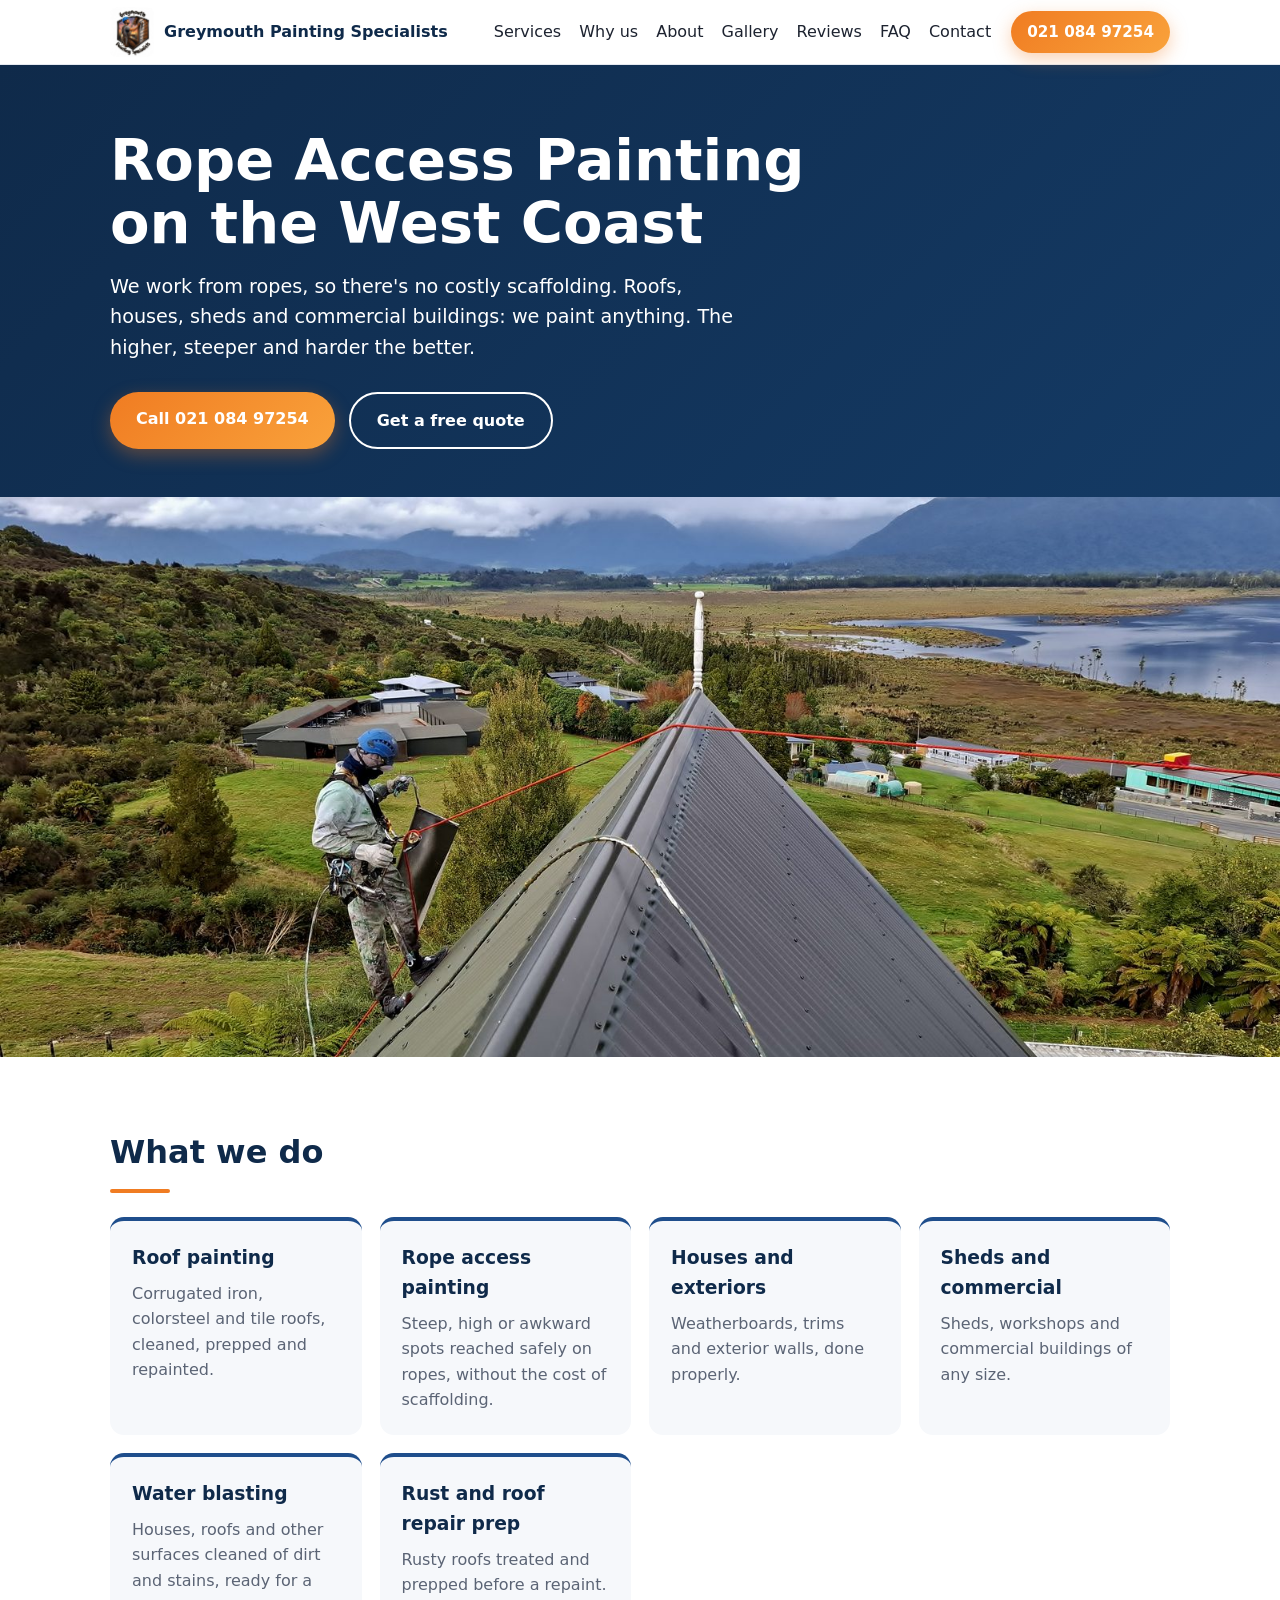
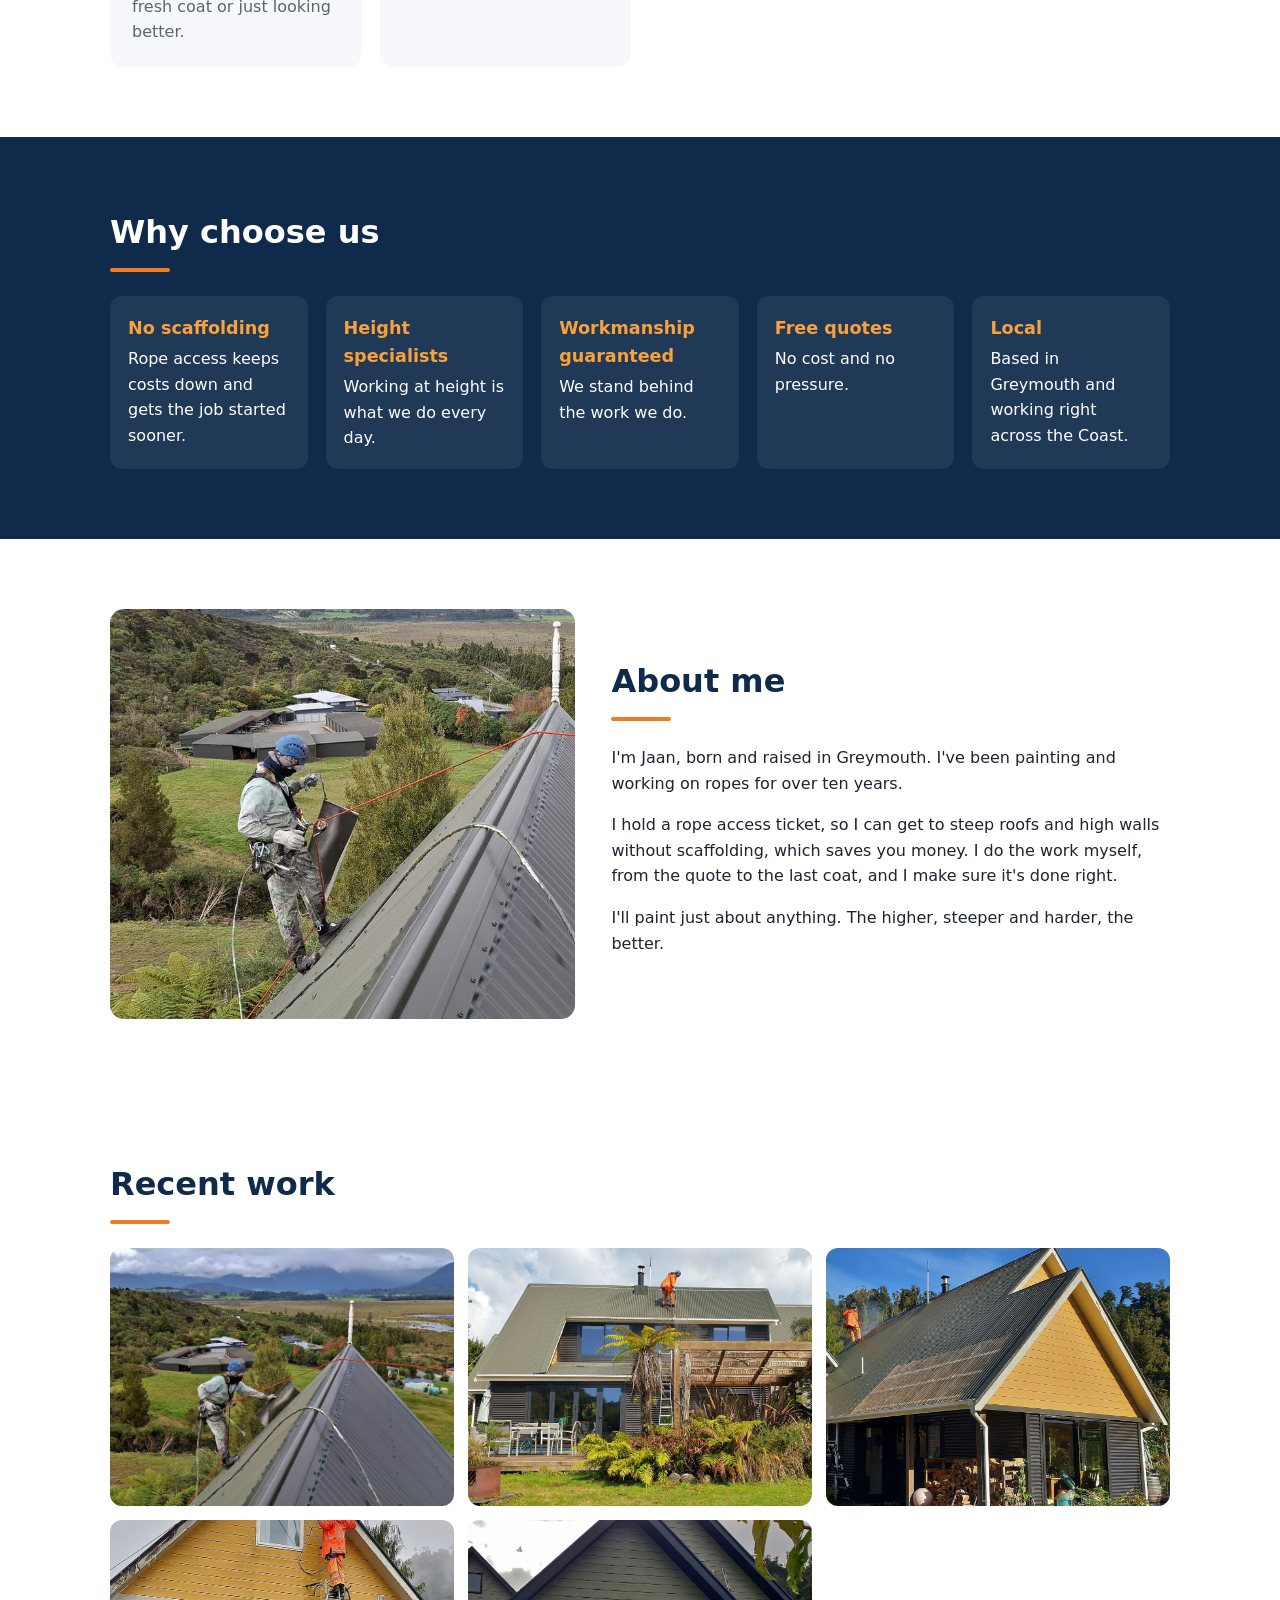
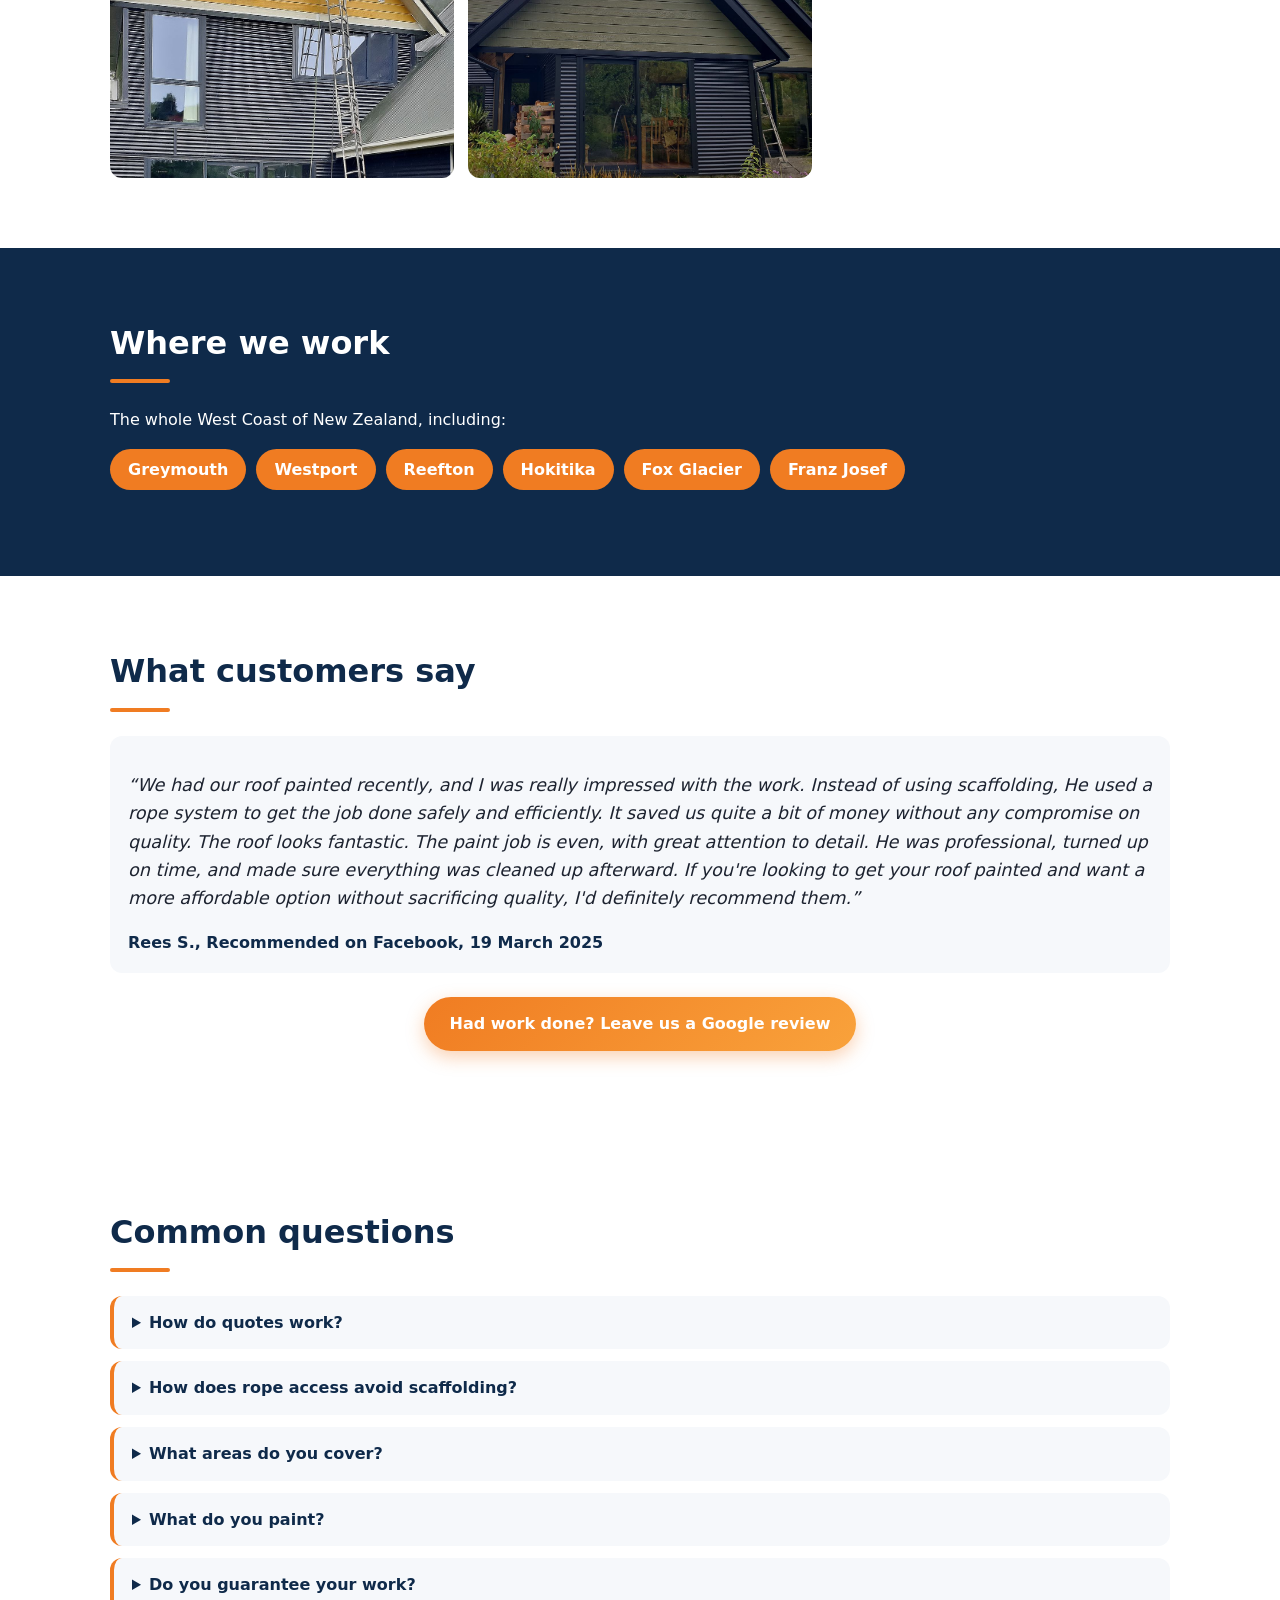
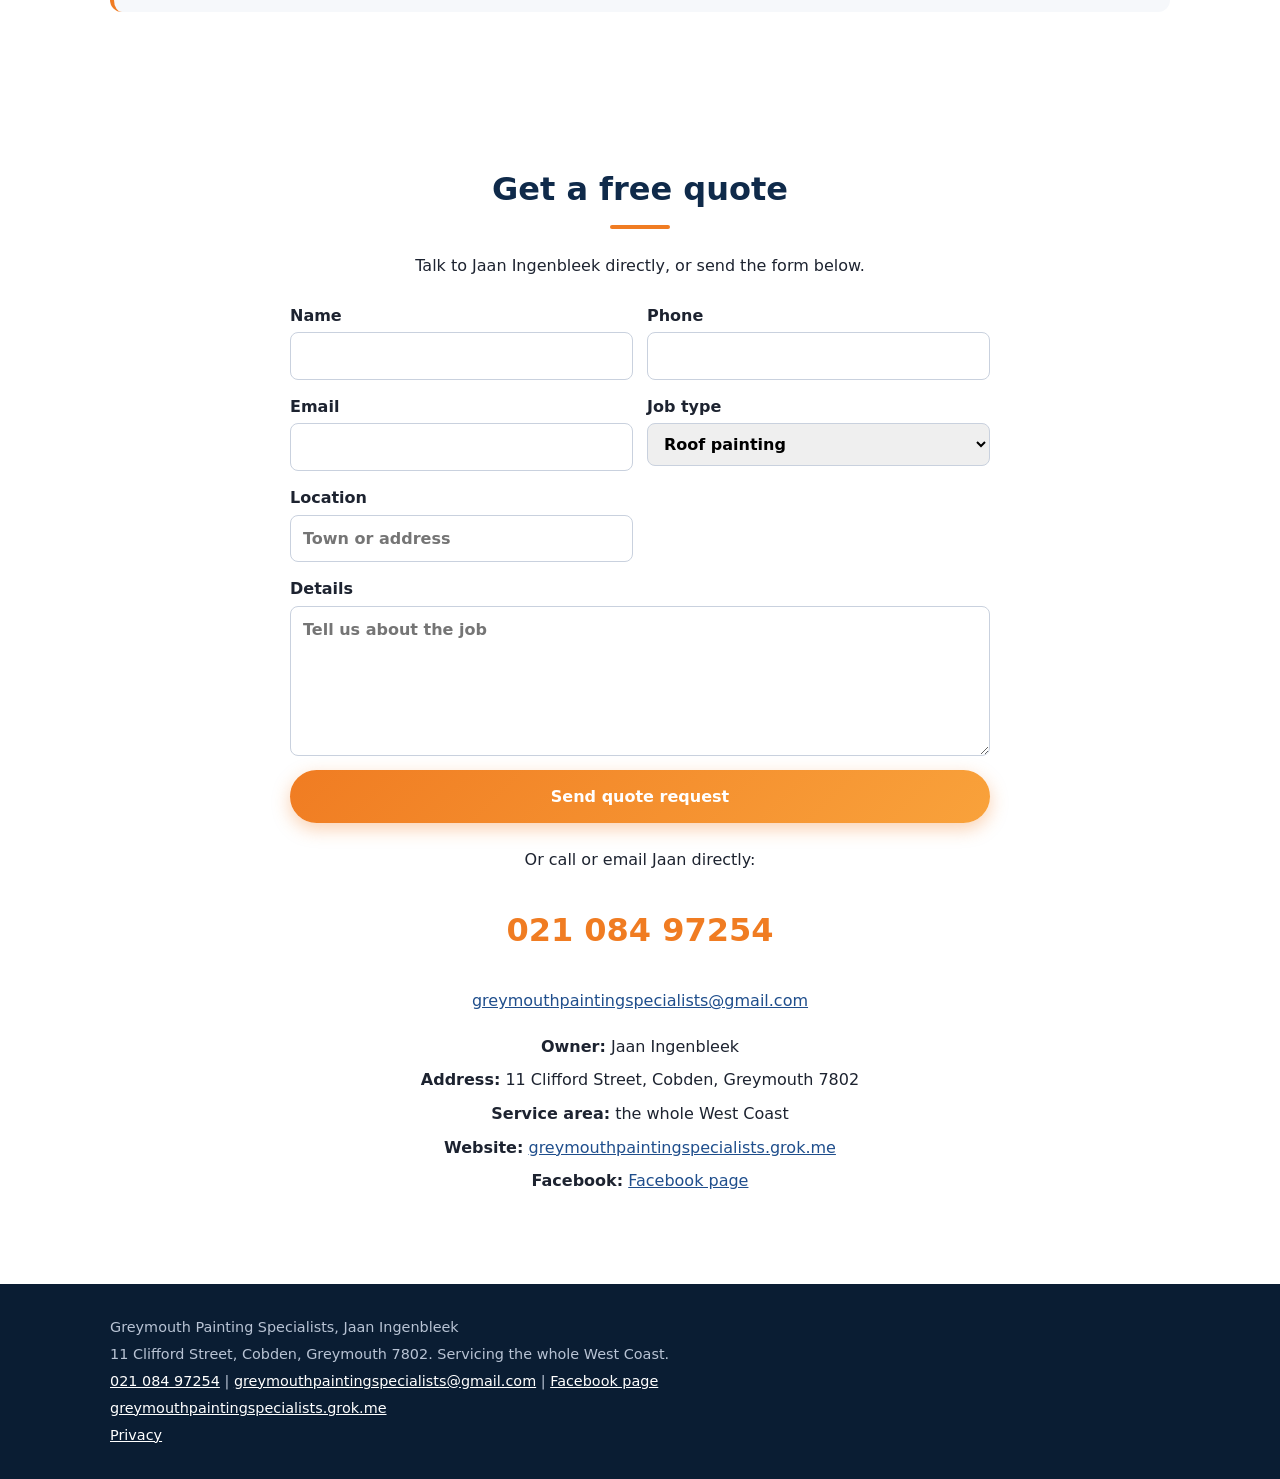
<file: index.html>
<!DOCTYPE html>
<html lang="en-NZ">
<head>
<meta charset="utf-8">
<meta name="viewport" content="width=device-width, initial-scale=1">
<title>Greymouth Painting Specialists | Rope Access Painting, West Coast NZ</title>
<meta name="description" content="Height specialists in rope access painting on the West Coast. Roofs, houses, sheds and commercial buildings with no costly scaffolding. Free quotes. Call 021 084 97254.">
<link rel="canonical" href="https://greymouthpaintingspecialists.grok.me/">
<meta property="og:type" content="website">
<meta property="og:title" content="Greymouth Painting Specialists | Rope Access Painting">
<meta property="og:description" content="Rope access painting across the West Coast. No costly scaffolding. Free quotes.">
<meta property="og:url" content="https://greymouthpaintingspecialists.grok.me/">
<meta property="og:image" content="https://greymouthpaintingspecialists.grok.me/images/og-image.jpg">
<meta property="og:locale" content="en_NZ">
<link rel="icon" type="image/png" sizes="64x64" href="favicon.png">
<link rel="apple-touch-icon" sizes="180x180" href="apple-touch-icon.png">
<link rel="stylesheet" href="styles.css">
<script type="application/ld+json">
{"@context": "https://schema.org", "@type": "FAQPage", "mainEntity": [{"@type": "Question", "name": "How do quotes work?", "acceptedAnswer": {"@type": "Answer", "text": "Quotes are free. Tell us what the job is and where it is, using the form below, a phone call or an email, and Jaan will get back to you."}}, {"@type": "Question", "name": "How does rope access avoid scaffolding?", "acceptedAnswer": {"@type": "Answer", "text": "Jaan works at height from ropes, so there's no need to hire and put up scaffolding for roofs and high walls. That saves you the cost of scaffolding."}}, {"@type": "Question", "name": "What areas do you cover?", "acceptedAnswer": {"@type": "Answer", "text": "Greymouth, Westport, Reefton, Hokitika, Fox Glacier, Franz Josef and across the West Coast."}}, {"@type": "Question", "name": "What do you paint?", "acceptedAnswer": {"@type": "Answer", "text": "Roofs, houses, sheds and commercial buildings. We paint anything."}}, {"@type": "Question", "name": "Do you guarantee your work?", "acceptedAnswer": {"@type": "Answer", "text": "Our workmanship is guaranteed. On old, rusty roofs that have had problems before, like peeling, we can't guarantee how the paint will perform."}}]}
</script>
<script type="application/ld+json">
{"@context": "https://schema.org", "@type": "HousePainter", "name": "Greymouth Painting Specialists", "founder": {"@type": "Person", "name": "Jaan Ingenbleek"}, "telephone": "+64 21 084 97254", "email": "greymouthpaintingspecialists@gmail.com", "url": "https://greymouthpaintingspecialists.grok.me/", "image": "https://greymouthpaintingspecialists.grok.me/images/og-image.jpg", "address": {"@type": "PostalAddress", "streetAddress": "11 Clifford Street", "addressLocality": "Cobden, Greymouth", "postalCode": "7802", "addressRegion": "West Coast", "addressCountry": "NZ"}, "areaServed": [{"@type": "AdministrativeArea", "name": "West Coast, New Zealand"}, "Greymouth", "Westport", "Reefton", "Hokitika", "Fox Glacier", "Franz Josef"], "sameAs": ["https://www.facebook.com/profile.php?id=61572702916833", "https://www.google.com/maps/place/Greymouth+Painting+Specialists/data=!4m2!3m1!1s0x0:0xea58eb14fe34c97b"], "review": {"@type": "Review", "author": {"@type": "Person", "name": "Rees S."}, "datePublished": "2025-03-19", "reviewBody": "We had our roof painted recently, and I was really impressed with the work. Instead of using scaffolding, He used a rope system to get the job done safely and efficiently. It saved us quite a bit of money without any compromise on quality. The roof looks fantastic. The paint job is even, with great attention to detail. He was professional, turned up on time, and made sure everything was cleaned up afterward. If you're looking to get your roof painted and want a more affordable option without sacrificing quality, I'd definitely recommend them."}}
</script>
</head>
<body>
<header class="top">
  <div class="wrap bar">
    <a href="#" class="brand"><img src="images/logo.jpg" alt="Greymouth Painting Specialists logo" width="44" height="50"><span>Greymouth Painting Specialists</span></a>
    <nav><a href="#services">Services</a><a href="#why">Why us</a><a href="#about">About</a><a href="#gallery">Gallery</a><a href="#reviews">Reviews</a><a href="#faq">FAQ</a><a href="#contact">Contact</a></nav>
    <a class="btn btn-sm" href="tel:02108497254">021 084 97254</a>
  </div>
</header>

<main>
<section class="hero">
  <div class="wrap hero-in">
    <h1>Rope Access Painting on the West Coast</h1>
    <p class="lead">We work from ropes, so there's no costly scaffolding. Roofs, houses, sheds and commercial buildings: we paint anything. The higher, steeper and harder the better.</p>
    <div class="ctas">
      <a class="btn" href="tel:02108497254">Call 021 084 97254</a>
      <a class="btn btn-ghost" href="mailto:greymouthpaintingspecialists@gmail.com?subject=Free%20quote%20request&amp;body=Hi%20Jaan%2C%0A%0AJob%20type%3A%20%0ALocation%3A%20%0ABest%20contact%20number%3A%20">Get a free quote</a>
    </div>
  </div>
  <img class="hero-photo" src="images/rope-access-hero.jpg" width="1600" height="739" alt="Painter on rope access with a red working line and white safety line, painting a steep iron roof above a West Coast lagoon">
</section>

<section id="services" class="wrap sec">
  <h2>What we do</h2>
  <div class="grid">
    <article class="card"><h3>Roof painting</h3><p>Corrugated iron, colorsteel and tile roofs, cleaned, prepped and repainted.</p></article>
    <article class="card"><h3>Rope access painting</h3><p>Steep, high or awkward spots reached safely on ropes, without the cost of scaffolding.</p></article>
    <article class="card"><h3>Houses and exteriors</h3><p>Weatherboards, trims and exterior walls, done properly.</p></article>
    <article class="card"><h3>Sheds and commercial</h3><p>Sheds, workshops and commercial buildings of any size.</p></article>
    <article class="card"><h3>Water blasting</h3><p>Houses, roofs and other surfaces cleaned of dirt and stains, ready for a fresh coat or just looking better.</p></article>
    <article class="card"><h3>Rust and roof repair prep</h3><p>Rusty roofs treated and prepped before a repaint.</p></article>
  </div>
</section>

<section id="why" class="band">
  <div class="wrap sec">
    <h2>Why choose us</h2>
    <ul class="why">
      <li><strong>No scaffolding</strong>Rope access keeps costs down and gets the job started sooner.</li>
      <li><strong>Height specialists</strong>Working at height is what we do every day.</li>
      <li><strong>Workmanship guaranteed</strong>We stand behind the work we do.</li>
      <li><strong>Free quotes</strong>No cost and no pressure.</li>
      <li><strong>Local</strong>Based in Greymouth and working right across the Coast.</li>
    </ul>
  </div>
</section>

<section id="about" class="wrap sec about">
  <img src="images/about-jaan.jpg" width="720" height="634" alt="Jaan on rope access, painting a steep iron roof" loading="lazy">
  <div>
    <h2>About me</h2>
    <p>I'm Jaan, born and raised in Greymouth. I've been painting and working on ropes for over ten years.</p>
    <p>I hold a rope access ticket, so I can get to steep roofs and high walls without scaffolding, which saves you money. I do the work myself, from the quote to the last coat, and I make sure it's done right.</p>
    <p>I'll paint just about anything. The higher, steeper and harder, the better.</p>
  </div>
</section>

<section id="gallery" class="wrap sec">
  <h2>Recent work</h2>
  <div class="gallery">
    <img src="images/rope-access-two-lines.jpg" alt="Painter on rope access with a red working line and white safety line, painting a steep iron roof above a West Coast lagoon" width="1200" height="554" loading="lazy">
    <img src="images/roof-painting-house.jpg" alt="Painter in hi-vis on the roof of a two storey house, painting the corrugated iron roof" width="1200" height="788" loading="lazy">
    <img src="images/roof-painting-gable.jpg" alt="Spray painting a corrugated iron roof between two yellow gables" width="1200" height="964" loading="lazy">
    <img src="images/gable-painting-ladder.jpg" alt="Painter on a ladder painting the yellow weatherboard gable of a house" width="900" height="1147" loading="lazy">
    <img src="images/finished-exterior.jpg" alt="Finished exterior with freshly painted green weatherboards and dark trim" width="1200" height="924" loading="lazy">
  </div>
</section>

<section id="area" class="band">
  <div class="wrap sec">
    <h2>Where we work</h2>
    <p>The whole West Coast of New Zealand, including:</p>
    <ul class="towns"><li>Greymouth</li><li>Westport</li><li>Reefton</li><li>Hokitika</li><li>Fox Glacier</li><li>Franz Josef</li></ul>
  </div>
</section>

<section id="reviews" class="wrap sec">
  <h2>What customers say</h2>
  <div class="reviews">
    <blockquote class="review"><p>&ldquo;We had our roof painted recently, and I was really impressed with the work. Instead of using scaffolding, He used a rope system to get the job done safely and efficiently. It saved us quite a bit of money without any compromise on quality. The roof looks fantastic. The paint job is even, with great attention to detail. He was professional, turned up on time, and made sure everything was cleaned up afterward. If you&#39;re looking to get your roof painted and want a more affordable option without sacrificing quality, I&#39;d definitely recommend them.&rdquo;</p><cite>Rees S., Recommended on Facebook, 19 March 2025</cite></blockquote>
  </div>
  <p style="text-align:center;margin-top:24px"><a class="btn" href="https://g.page/r/CXvJNP4U61jqEAI/review" target="_blank" rel="noopener">Had work done? Leave us a Google review</a></p>
</section>

<section id="faq" class="wrap sec">
  <h2>Common questions</h2>
  <div class="faq">
    <details><summary>How do quotes work?</summary><p>Quotes are free. Tell us what the job is and where it is, using the form below, a phone call or an email, and Jaan will get back to you.</p></details>
    <details><summary>How does rope access avoid scaffolding?</summary><p>Jaan works at height from ropes, so there's no need to hire and put up scaffolding for roofs and high walls. That saves you the cost of scaffolding.</p></details>
    <details><summary>What areas do you cover?</summary><p>Greymouth, Westport, Reefton, Hokitika, Fox Glacier, Franz Josef and across the West Coast.</p></details>
    <details><summary>What do you paint?</summary><p>Roofs, houses, sheds and commercial buildings. We paint anything.</p></details>
    <details><summary>Do you guarantee your work?</summary><p>Our workmanship is guaranteed. On old, rusty roofs that have had problems before, like peeling, we can't guarantee how the paint will perform.</p></details>
  </div>
</section>

<section id="contact" class="wrap sec contact">
  <h2>Get a free quote</h2>
  <p>Talk to Jaan Ingenbleek directly, or send the form below.</p>
  <!-- Quote form: no backend yet. To use a form service later, swap the action URL and remove enctype. -->
  <form class="quote" id="quote-form" action="mailto:greymouthpaintingspecialists@gmail.com" method="post" enctype="text/plain">
    <label>Name<input type="text" name="name" autocomplete="name" required></label>
    <label>Phone<input type="tel" name="phone" autocomplete="tel"></label>
    <label>Email<input type="email" name="email" autocomplete="email"></label>
    <label>Job type
      <select name="job_type">
        <option>Roof painting</option><option>House or exterior</option><option>Shed</option><option>Commercial building</option><option>Other</option>
      </select>
    </label>
    <label>Location<input type="text" name="location" placeholder="Town or address"></label>
    <label class="full">Details<textarea name="details" rows="5" placeholder="Tell us about the job"></textarea></label>
    <button class="btn full" type="submit">Send quote request</button>
  </form>
  <p class="note">Or call or email Jaan directly:</p>
  <p class="big"><a href="tel:02108497254">021 084 97254</a></p>
  <p><a href="mailto:greymouthpaintingspecialists@gmail.com?subject=Free%20quote%20request">greymouthpaintingspecialists@gmail.com</a></p>
  <ul class="details">
    <li><strong>Owner:</strong> Jaan Ingenbleek</li>
    <li><strong>Address:</strong> 11 Clifford Street, Cobden, Greymouth 7802</li>
    <li><strong>Service area:</strong> the whole West Coast</li>
    <li><strong>Website:</strong> <a href="https://greymouthpaintingspecialists.grok.me/" target="_blank" rel="noopener">greymouthpaintingspecialists.grok.me</a></li>
    <li><strong>Facebook:</strong> <a href="https://www.facebook.com/profile.php?id=61572702916833" target="_blank" rel="noopener">Facebook page</a></li>
  </ul>
</section>
</main>

<footer class="foot">
  <div class="wrap">
    <p>Greymouth Painting Specialists, Jaan Ingenbleek</p>
    <p>11 Clifford Street, Cobden, Greymouth 7802. Servicing the whole West Coast.</p>
    <p><a href="tel:02108497254">021 084 97254</a> | <a href="mailto:greymouthpaintingspecialists@gmail.com">greymouthpaintingspecialists@gmail.com</a> | <a href="https://www.facebook.com/profile.php?id=61572702916833" target="_blank" rel="noopener">Facebook page</a></p>
    <p><a href="https://greymouthpaintingspecialists.grok.me/" target="_blank" rel="noopener">greymouthpaintingspecialists.grok.me</a></p>
    <p><a href="privacy.html">Privacy</a></p>
  </div>
</footer>

<script>
document.getElementById('quote-form').addEventListener('submit',function(e){
  e.preventDefault();
  var f=this,v=function(n){return (f.elements[n].value||'').trim();};
  var body='Hi Jaan,\n\nI would like a free quote.\n\nName: '+v('name')+'\nPhone: '+v('phone')+'\nEmail: '+v('email')+'\nJob type: '+v('job_type')+'\nLocation: '+v('location')+'\n\nDetails:\n'+v('details')+'\n';
  window.location.href='mailto:greymouthpaintingspecialists@gmail.com?subject='+encodeURIComponent('Free quote request from '+v('name'))+'&body='+encodeURIComponent(body);
});
</script>
<a class="sticky-call" href="tel:02108497254">Call for a free quote</a>
<script async src="https://www.googletagmanager.com/gtag/js?id=AW-16870094715"></script>
<script>
window.dataLayer=window.dataLayer||[];function gtag(){dataLayer.push(arguments);}
gtag('js',new Date());gtag('config','AW-16870094715');
document.addEventListener('click',function(e){
  var a=e.target.closest&&e.target.closest('a[href]');if(!a)return;
  var href=a.getAttribute('href')||'';
  if(href.indexOf('tel:')===0){gtag('event','conversion',{'send_to':'AW-16870094715/NRyGCJOC-KsdEPvupOw-'});}
  else if(href.indexOf('mailto:')===0){gtag('event','conversion',{'send_to':'AW-16870094715/F3M8CJaC-KsdEPvupOw-'});}
});
document.getElementById('quote-form').addEventListener('submit',function(){gtag('event','conversion',{'send_to':'AW-16870094715/XYHnCKf375waEPvupOw-'});});
</script>
</body>
</html>
</file>
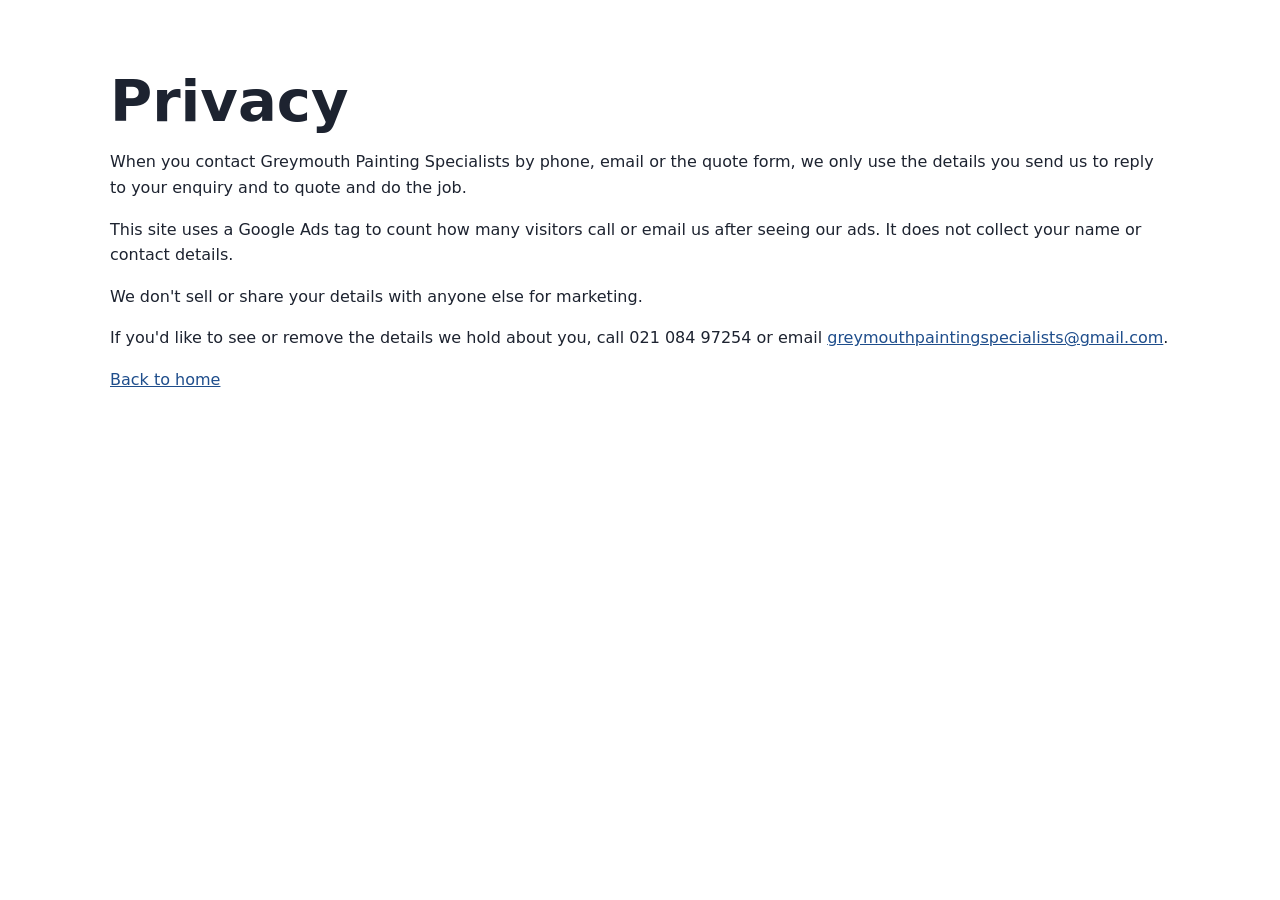
<file: privacy.html>
<!DOCTYPE html>
<html lang="en-NZ">
<head>
<meta charset="utf-8">
<meta name="viewport" content="width=device-width, initial-scale=1">
<title>Privacy | Greymouth Painting Specialists</title>
<link rel="icon" type="image/png" sizes="64x64" href="favicon.png">
<link rel="stylesheet" href="styles.css">
<!-- Google tag (gtag.js) -->
<script async src="https://www.googletagmanager.com/gtag/js?id=AW-16870094715"></script>
<script>window.dataLayer=window.dataLayer||[];function gtag(){dataLayer.push(arguments);}gtag('js',new Date());gtag('config','AW-16870094715');</script>
</head>
<body>
<main class="wrap sec">
  <h1>Privacy</h1>
  <p>When you contact Greymouth Painting Specialists by phone, email or the quote form, we only use the details you send us to reply to your enquiry and to quote and do the job.</p>
  <p>This site uses a Google Ads tag to count how many visitors call or email us after seeing our ads. It does not collect your name or contact details.</p>
  <p>We don't sell or share your details with anyone else for marketing.</p>
  <p>If you'd like to see or remove the details we hold about you, call 021 084 97254 or email <a href="mailto:greymouthpaintingspecialists@gmail.com">greymouthpaintingspecialists@gmail.com</a>.</p>
  <p><a href="/">Back to home</a></p>
</main>
</body>
</html>
</file>
<file: styles.css>
:root{--blue:#1f4e8c;--navy:#0f2a4a;--orange:#f07c22;--sun:#f9a23b;--ink:#1d2330;--muted:#5b6475;--bg:#f6f8fb}
*{box-sizing:border-box}
html{scroll-behavior:smooth}
body{margin:0;font-family:system-ui,-apple-system,"Segoe UI",Roboto,Arial,sans-serif;color:var(--ink);line-height:1.6;background:#fff}
img{max-width:100%;height:auto;display:block}
a{color:var(--blue)}
.wrap{max-width:1100px;margin:0 auto;padding:0 20px}
.top{position:sticky;top:0;z-index:10;background:rgba(255,255,255,.96);border-bottom:1px solid #e5e9f0}
.bar{display:flex;align-items:center;gap:20px;height:64px}
.brand{display:flex;align-items:center;gap:10px;text-decoration:none;color:var(--navy);font-weight:700}
.brand img{width:44px;height:auto;border-radius:6px}
nav{margin-left:auto;display:flex;gap:18px}
nav a{text-decoration:none;color:var(--ink);font-weight:500}
nav a:hover{color:var(--orange)}
.btn{display:inline-block;background:linear-gradient(135deg,var(--orange),var(--sun));color:#fff;text-decoration:none;font-weight:700;padding:14px 26px;border-radius:999px;box-shadow:0 6px 18px rgba(240,124,34,.35)}
.btn:hover{filter:brightness(1.05)}
.btn-sm{padding:9px 16px;font-size:.95rem}
.btn-ghost{background:transparent;border:2px solid #fff;box-shadow:none}
.hero{background:linear-gradient(135deg,var(--navy),#16406e);color:#fff;display:block}
.hero-in{padding:64px 20px 48px}
.hero-photo{display:block;width:100%;max-height:560px;object-fit:cover;object-position:25% 50%}
.kicker{color:var(--sun);font-weight:700;text-transform:uppercase;letter-spacing:.08em;margin:0 0 10px}
h1{font-size:clamp(2rem,5vw,3.6rem);line-height:1.1;margin:0 0 16px;max-width:780px}
.lead{font-size:1.2rem;max-width:640px;margin:0 0 28px}
.ctas{display:flex;flex-wrap:wrap;gap:14px}
.sec{padding:70px 20px}
h2{font-size:2rem;color:var(--navy);margin:0 0 24px}
h2::after{content:"";display:block;width:60px;height:4px;background:var(--orange);margin-top:10px;border-radius:2px}
.grid{display:grid;grid-template-columns:repeat(auto-fit,minmax(200px,1fr));gap:18px}
.card{background:var(--bg);border-radius:14px;padding:22px;border-top:4px solid var(--blue)}
.card h3{margin:0 0 8px;color:var(--navy)}
.card p{margin:0;color:var(--muted)}
.band{background:var(--navy);color:#fff}
.band h2{color:#fff}
.why{list-style:none;padding:0;margin:0;display:grid;grid-template-columns:repeat(auto-fit,minmax(190px,1fr));gap:18px}
.why li{background:rgba(255,255,255,.07);border-radius:12px;padding:18px}
.why strong{display:block;color:var(--sun);font-size:1.1rem;margin-bottom:4px}
.gallery{display:grid;grid-template-columns:repeat(auto-fit,minmax(300px,1fr));gap:14px}
.gallery img{border-radius:12px;aspect-ratio:4/3;object-fit:cover;width:100%}
.towns{list-style:none;padding:0;display:flex;flex-wrap:wrap;gap:10px}
.towns li{background:var(--orange);padding:8px 18px;border-radius:999px;font-weight:600}
.contact{text-align:center}
.contact h2::after{margin-left:auto;margin-right:auto}
.big{font-size:2rem;font-weight:800}
.big a{text-decoration:none;color:var(--orange)}
.foot{background:#0a1d33;color:#b8c3d4;padding:28px 0 90px;font-size:.9rem}
.foot p{margin:4px 0}
.sticky-call{display:none}
@media (max-width:760px){
 nav,.top .btn-sm{display:none}
 .brand span{font-size:.95rem}
 .hero-in{padding:40px 20px 32px}
 .sticky-call{display:block;position:fixed;left:12px;right:12px;bottom:12px;z-index:20;text-align:center;background:linear-gradient(135deg,var(--orange),var(--sun));color:#fff;font-weight:800;padding:16px;border-radius:999px;text-decoration:none;box-shadow:0 8px 24px rgba(0,0,0,.3)}
}
@media (min-width:761px){.foot{padding-bottom:28px}}
.about{display:grid;grid-template-columns:1fr 1.2fr;gap:36px;align-items:center}
.about img{border-radius:14px}
.faq details{background:var(--bg);border-radius:12px;padding:14px 18px;margin-bottom:12px;border-left:4px solid var(--orange)}
.faq summary{font-weight:700;color:var(--navy);cursor:pointer}
.faq p{margin:10px 0 0;color:var(--muted)}
.quote{display:grid;grid-template-columns:1fr 1fr;gap:14px;max-width:700px;margin:24px auto;text-align:left}
.quote label{display:flex;flex-direction:column;font-weight:600;gap:4px}
.quote input,.quote select,.quote textarea{font:inherit;padding:10px 12px;border:1px solid #c9d1de;border-radius:8px}
.quote .full{grid-column:1/-1}
.quote button{border:0;cursor:pointer;font:inherit;font-weight:700}
.foot a{color:#fff}
.review{background:var(--bg);border-radius:12px;padding:18px;margin:0 0 12px}
@media (max-width:760px){.about,.quote{grid-template-columns:1fr}}
.review p{font-size:1.1rem;font-style:italic}
.review cite{display:block;margin-top:8px;font-weight:700;font-style:normal;color:var(--navy)}
.details{list-style:none;padding:0;margin:16px auto;max-width:520px}
.details li{padding:4px 0}
</file>
